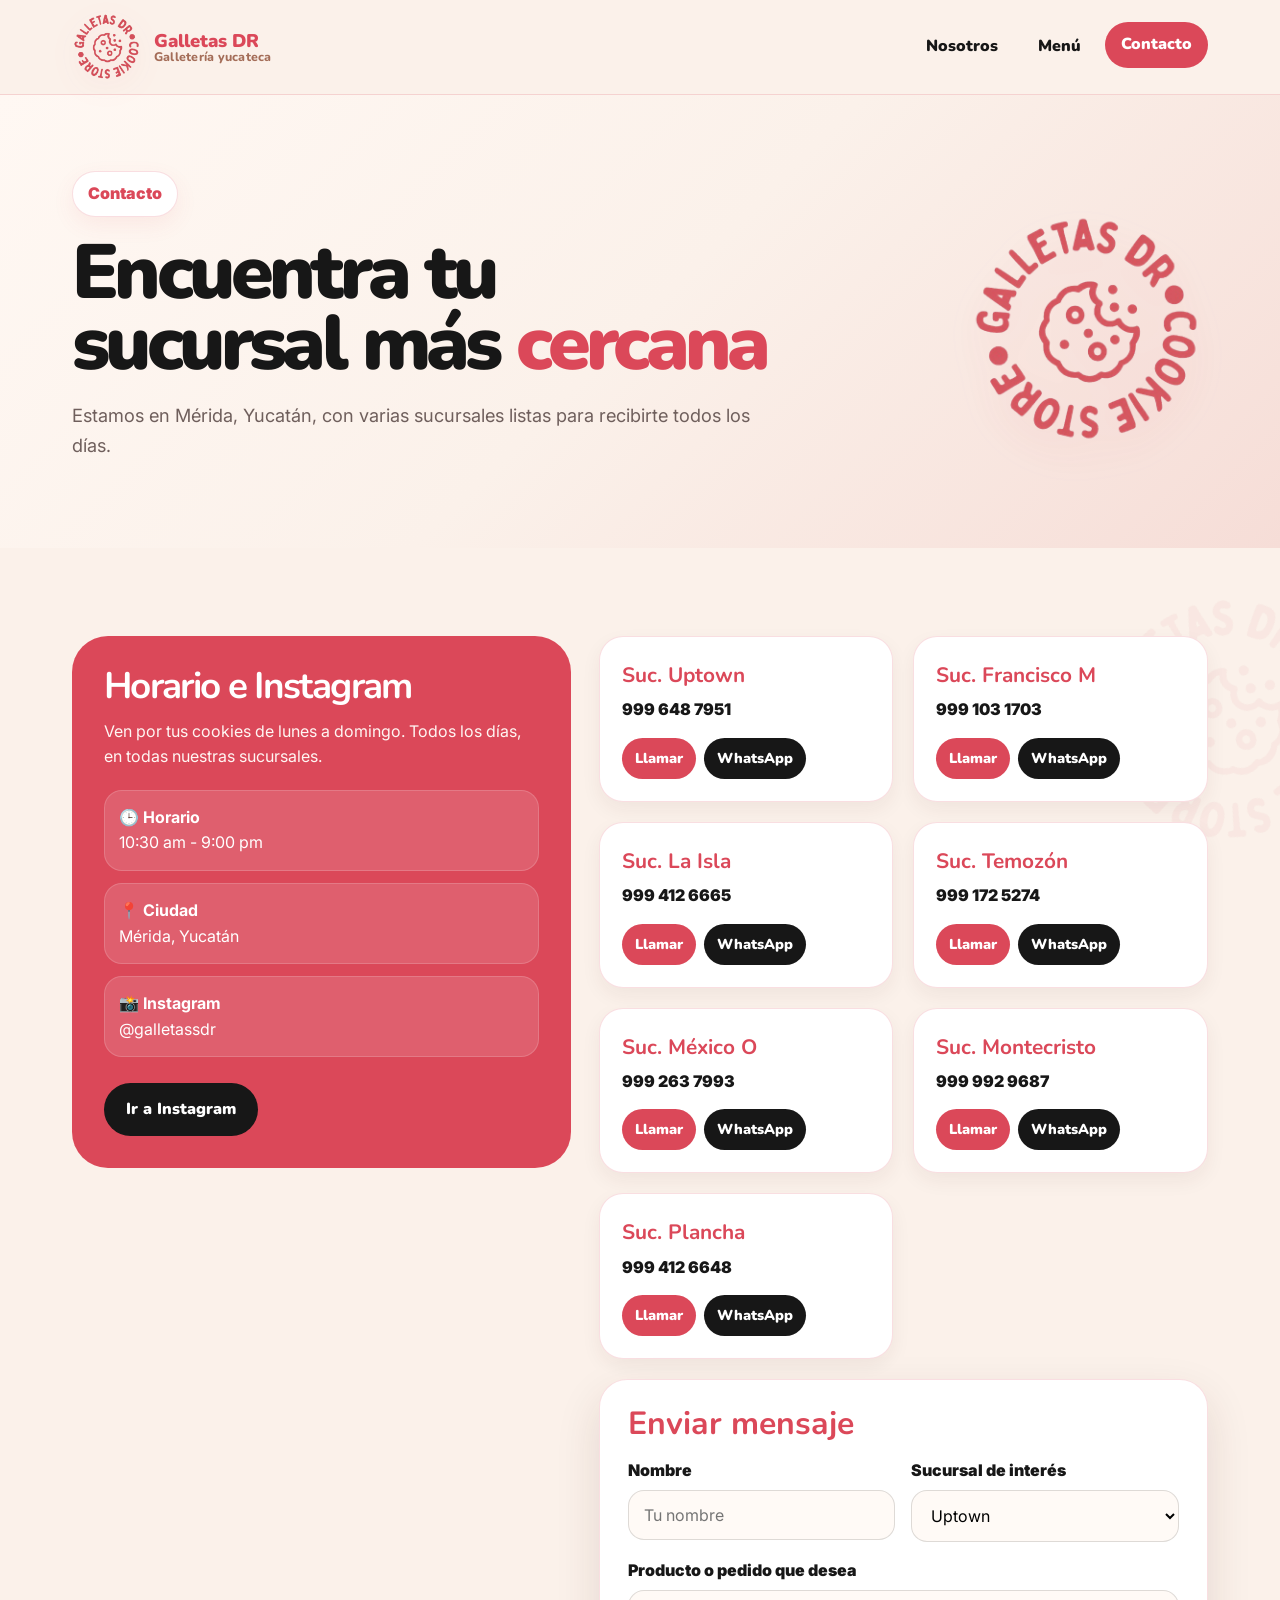
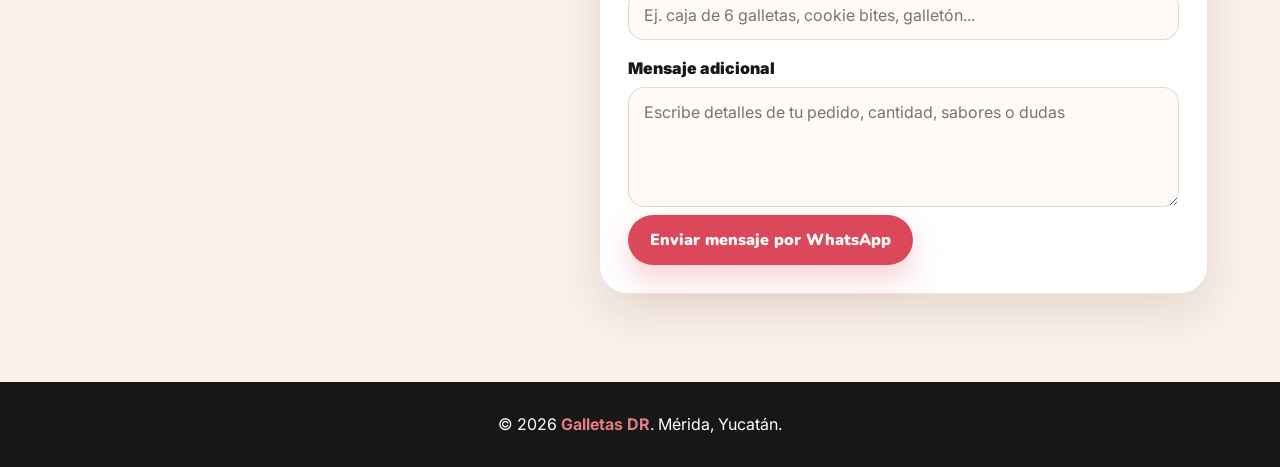
<file: contacto.html>
<!DOCTYPE html>
<html lang="es">
<head>
  <meta charset="UTF-8"><meta name="viewport" content="width=device-width, initial-scale=1.0">
  <title>Contacto | Galletas DR</title>
  <link rel="preconnect" href="https://fonts.googleapis.com"><link rel="preconnect" href="https://fonts.gstatic.com" crossorigin>
  <link href="https://fonts.googleapis.com/css2?family=Inter:wght@400;500;600;700;800;900&family=Nunito:wght@800;900;1000&display=swap" rel="stylesheet">
  <link rel="stylesheet" href="styles.css">
</head>
<body>
  <div class="cookie-bg"></div>
  <header class="topbar"><nav class="nav"><a href="index.html" class="logo-link"><img src="assets/logo.png" alt="Logo Galletas DR"><div class="brand-name">Galletas DR<span>Galletería yucateca</span></div></a><button class="menu-toggle">☰</button><div class="nav-links"><a href="nosotros.html">Nosotros</a><a href="menu.html">Menú</a><a class="active" href="contacto.html">Contacto</a></div></nav></header>

  <main>
    <section class="page-hero"><div class="container"><div><span class="badge">Contacto</span><h1>Encuentra tu sucursal más <span>cercana</span></h1><p>Estamos en Mérida, Yucatán, con varias sucursales listas para recibirte todos los días.</p></div><img class="page-hero-logo" src="assets/logo.png" alt="Galletas DR"></div></section>

    <section class="section">
      <div class="container contact-layout">
        <aside class="info-panel">
          <h2>Horario e Instagram</h2>
          <p>Ven por tus cookies de lunes a domingo. Todos los días, en todas nuestras sucursales.</p>
          <div class="info-list">
            <div class="info-row"><strong>🕒 Horario</strong>10:30 am - 9:00 pm</div>
            <div class="info-row"><strong>📍 Ciudad</strong>Mérida, Yucatán</div>
            <div class="info-row"><strong>📸 Instagram</strong>@galletassdr</div>
          </div>
          <br>
          <a class="btn btn-dark" href="https://www.instagram.com/galletassdr" target="_blank">Ir a Instagram</a>
        </aside>

        <div>
          <div class="contact-grid">
            <div class="contact-card"><h3>Suc. Uptown</h3><p>999 648 7951</p><div class="contact-actions"><a class="small-btn" href="tel:9996487951">Llamar</a><a class="small-btn secondary" href="https://wa.me/529996487951" target="_blank">WhatsApp</a></div></div>
            <div class="contact-card"><h3>Suc. Francisco M</h3><p>999 103 1703</p><div class="contact-actions"><a class="small-btn" href="tel:9991031703">Llamar</a><a class="small-btn secondary" href="https://wa.me/529991031703" target="_blank">WhatsApp</a></div></div>
            <div class="contact-card"><h3>Suc. La Isla</h3><p>999 412 6665</p><div class="contact-actions"><a class="small-btn" href="tel:9994126665">Llamar</a><a class="small-btn secondary" href="https://wa.me/529994126665" target="_blank">WhatsApp</a></div></div>
            <div class="contact-card"><h3>Suc. Temozón</h3><p>999 172 5274</p><div class="contact-actions"><a class="small-btn" href="tel:9991725274">Llamar</a><a class="small-btn secondary" href="https://wa.me/529991725274" target="_blank">WhatsApp</a></div></div>
            <div class="contact-card"><h3>Suc. México O</h3><p>999 263 7993</p><div class="contact-actions"><a class="small-btn" href="tel:9992637993">Llamar</a><a class="small-btn secondary" href="https://wa.me/529992637993" target="_blank">WhatsApp</a></div></div>
            <div class="contact-card"><h3>Suc. Montecristo</h3><p>999 992 9687</p><div class="contact-actions"><a class="small-btn" href="tel:9999929687">Llamar</a><a class="small-btn secondary" href="https://wa.me/529999929687" target="_blank">WhatsApp</a></div></div>
            <div class="contact-card"><h3>Suc. Plancha</h3><p>999 412 6648</p><div class="contact-actions"><a class="small-btn" href="tel:9994126648">Llamar</a><a class="small-btn secondary" href="https://wa.me/529994126648" target="_blank">WhatsApp</a></div></div>

            <div class="form-card">
              <h3>Enviar mensaje</h3>
              <form id="orderForm">
                <div class="form-grid">
                  <div class="form-group"><label for="name">Nombre</label><input id="name" type="text" placeholder="Tu nombre" required></div>
                  <div class="form-group"><label for="branch">Sucursal de interés</label><select id="branch" required><option>Uptown</option><option>Francisco M</option><option>La Isla</option><option>Temozón</option><option>México O</option><option>Montecristo</option><option>Plancha</option></select></div>
                  <div class="form-group full"><label for="product">Producto o pedido que desea</label><input id="product" type="text" placeholder="Ej. caja de 6 galletas, cookie bites, galletón..." required></div>
                  <div class="form-group full"><label for="message">Mensaje adicional</label><textarea id="message" placeholder="Escribe detalles de tu pedido, cantidad, sabores o dudas"></textarea></div>
                </div>
                <button class="btn btn-primary" type="submit">Enviar mensaje por WhatsApp</button>
              </form>
            </div>
          </div>
        </div>
      </div>
    </section>
  </main>
  <footer class="footer"><p>© 2026 <strong>Galletas DR</strong>. Mérida, Yucatán.</p></footer><script src="script.js"></script>
</body>
</html>
</file>
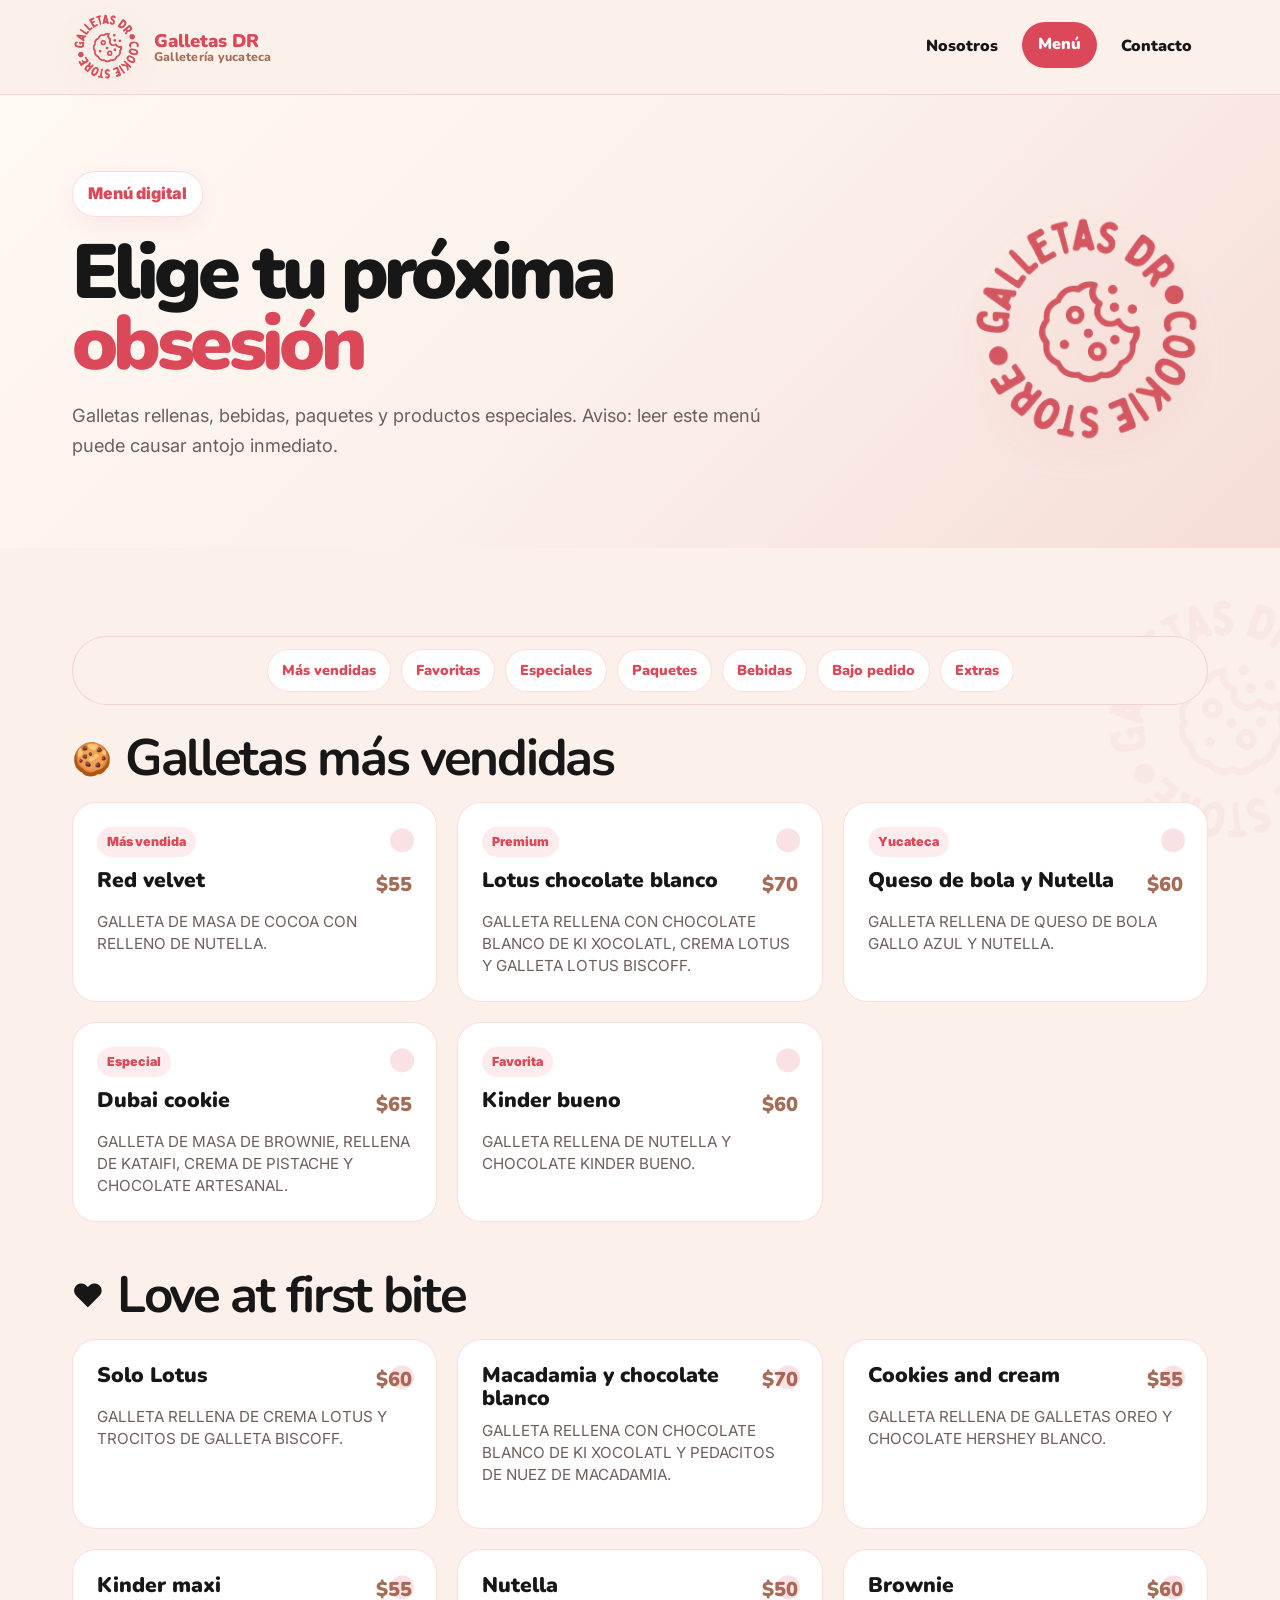
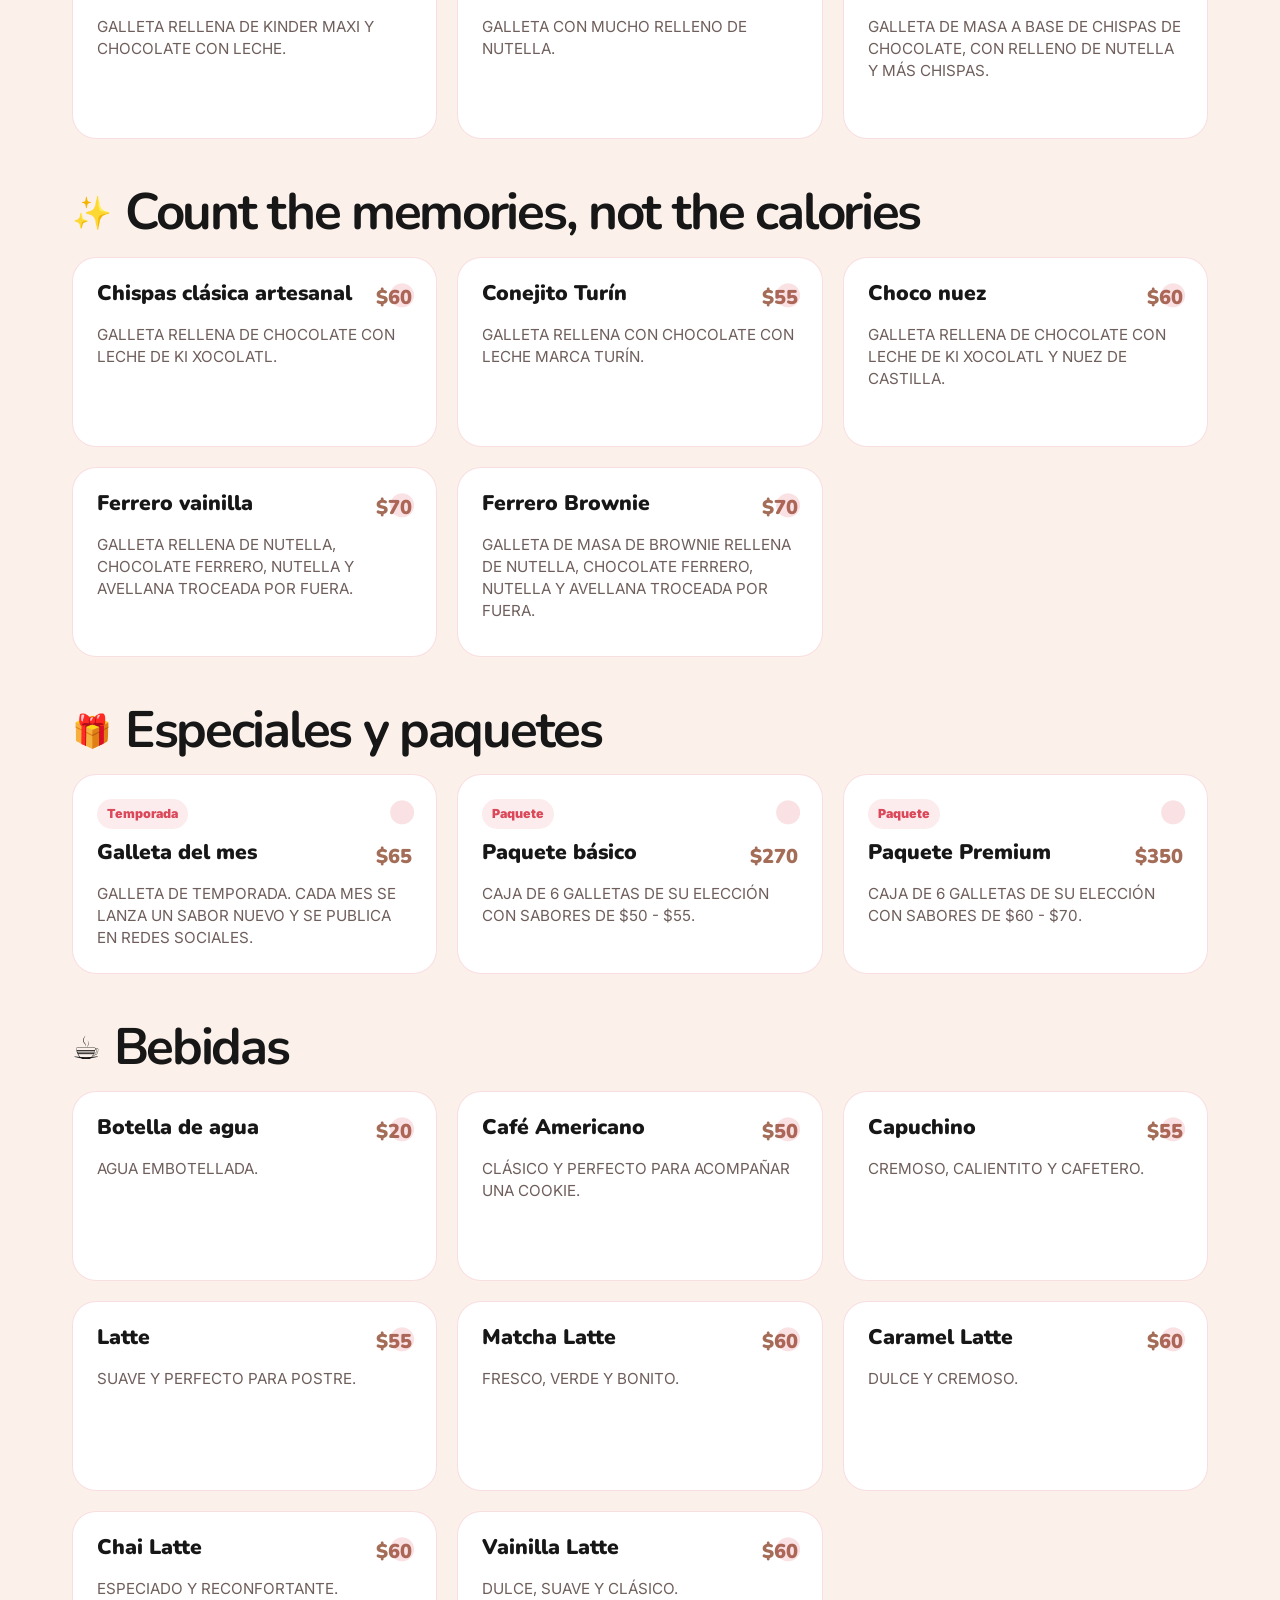
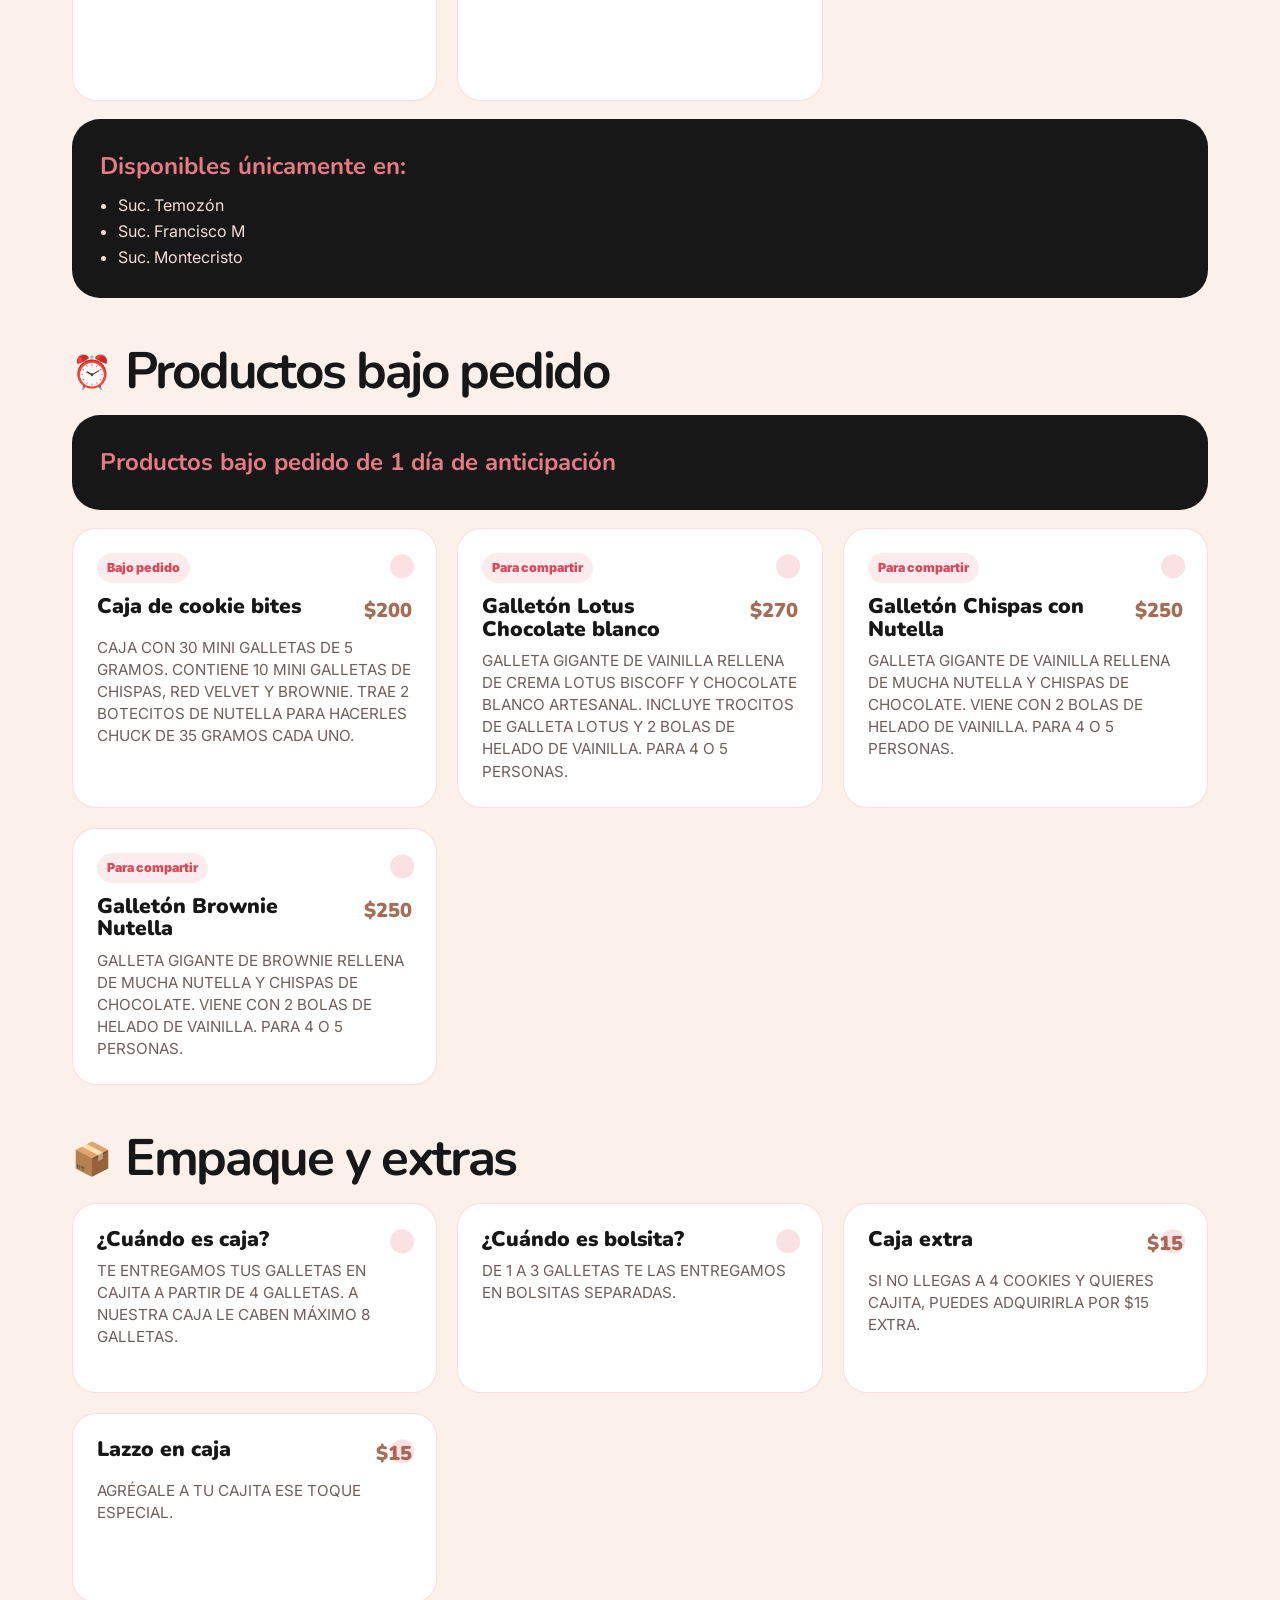
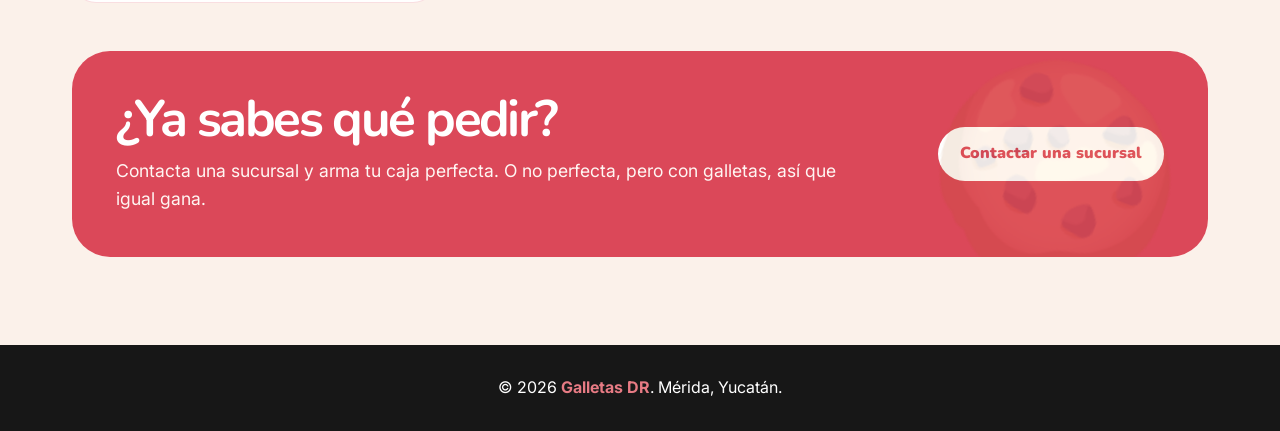
<file: menu.html>
<!DOCTYPE html>
<html lang="es">
<head>
  <meta charset="UTF-8"><meta name="viewport" content="width=device-width, initial-scale=1.0">
  <title>Menú | Galletas DR</title>
  <link rel="preconnect" href="https://fonts.googleapis.com"><link rel="preconnect" href="https://fonts.gstatic.com" crossorigin>
  <link href="https://fonts.googleapis.com/css2?family=Inter:wght@400;500;600;700;800;900&family=Nunito:wght@800;900;1000&display=swap" rel="stylesheet">
  <link rel="stylesheet" href="styles.css">
</head>
<body>
  <div class="cookie-bg"></div>
  <header class="topbar"><nav class="nav"><a href="index.html" class="logo-link"><img src="assets/logo.png" alt="Logo Galletas DR"><div class="brand-name">Galletas DR<span>Galletería yucateca</span></div></a><button class="menu-toggle">☰</button><div class="nav-links"><a href="nosotros.html">Nosotros</a><a class="active" href="menu.html">Menú</a><a href="contacto.html">Contacto</a></div></nav></header>

  <main>
    <section class="page-hero"><div class="container"><div><span class="badge">Menú digital</span><h1>Elige tu próxima <span>obsesión</span></h1><p>Galletas rellenas, bebidas, paquetes y productos especiales. Aviso: leer este menú puede causar antojo inmediato.</p></div><img class="page-hero-logo" src="assets/logo.png" alt="Galletas DR"></div></section>

    <section class="section">
      <div class="container">
        <div class="menu-toolbar">
          <a class="pill" href="#vendidas">Más vendidas</a><a class="pill" href="#love">Favoritas</a><a class="pill" href="#memories">Especiales</a><a class="pill" href="#paquetes">Paquetes</a><a class="pill" href="#bebidas">Bebidas</a><a class="pill" href="#pedido">Bajo pedido</a><a class="pill" href="#extras">Extras</a>
        </div>

        <div class="menu-category" id="vendidas"><div class="category-title"><span>🍪</span><h2>Galletas más vendidas</h2></div><div class="menu-grid">
          <article class="menu-item"><span class="tag">Más vendida</span><div class="item-top"><h3>Red velvet</h3><div class="price">$55</div></div><p>Galleta de masa de cocoa con relleno de Nutella.</p></article>
          <article class="menu-item"><span class="tag">Premium</span><div class="item-top"><h3>Lotus chocolate blanco</h3><div class="price">$70</div></div><p>Galleta rellena con chocolate blanco de Ki Xocolatl, crema Lotus y galleta Lotus Biscoff.</p></article>
          <article class="menu-item"><span class="tag">Yucateca</span><div class="item-top"><h3>Queso de bola y Nutella</h3><div class="price">$60</div></div><p>Galleta rellena de queso de bola Gallo Azul y Nutella.</p></article>
          <article class="menu-item"><span class="tag">Especial</span><div class="item-top"><h3>Dubai cookie</h3><div class="price">$65</div></div><p>Galleta de masa de brownie, rellena de kataifi, crema de pistache y chocolate artesanal.</p></article>
          <article class="menu-item"><span class="tag">Favorita</span><div class="item-top"><h3>Kinder bueno</h3><div class="price">$60</div></div><p>Galleta rellena de Nutella y chocolate Kinder Bueno.</p></article>
        </div></div>

        <div class="menu-category" id="love"><div class="category-title"><span>❤️</span><h2>Love at first bite</h2></div><div class="menu-grid">
          <article class="menu-item"><div class="item-top"><h3>Solo Lotus</h3><div class="price">$60</div></div><p>Galleta rellena de crema Lotus y trocitos de galleta Biscoff.</p></article>
          <article class="menu-item"><div class="item-top"><h3>Macadamia y chocolate blanco</h3><div class="price">$70</div></div><p>Galleta rellena con chocolate blanco de Ki Xocolatl y pedacitos de nuez de macadamia.</p></article>
          <article class="menu-item"><div class="item-top"><h3>Cookies and cream</h3><div class="price">$55</div></div><p>Galleta rellena de galletas Oreo y chocolate Hershey blanco.</p></article>
          <article class="menu-item"><div class="item-top"><h3>Kinder maxi</h3><div class="price">$55</div></div><p>Galleta rellena de Kinder Maxi y chocolate con leche.</p></article>
          <article class="menu-item"><div class="item-top"><h3>Nutella</h3><div class="price">$50</div></div><p>Galleta con mucho relleno de Nutella.</p></article>
          <article class="menu-item"><div class="item-top"><h3>Brownie</h3><div class="price">$60</div></div><p>Galleta de masa a base de chispas de chocolate, con relleno de Nutella y más chispas.</p></article>
        </div></div>

        <div class="menu-category" id="memories"><div class="category-title"><span>✨</span><h2>Count the memories, not the calories</h2></div><div class="menu-grid">
          <article class="menu-item"><div class="item-top"><h3>Chispas clásica artesanal</h3><div class="price">$60</div></div><p>Galleta rellena de chocolate con leche de Ki Xocolatl.</p></article>
          <article class="menu-item"><div class="item-top"><h3>Conejito Turín</h3><div class="price">$55</div></div><p>Galleta rellena con chocolate con leche marca Turín.</p></article>
          <article class="menu-item"><div class="item-top"><h3>Choco nuez</h3><div class="price">$60</div></div><p>Galleta rellena de chocolate con leche de Ki Xocolatl y nuez de Castilla.</p></article>
          <article class="menu-item"><div class="item-top"><h3>Ferrero vainilla</h3><div class="price">$70</div></div><p>Galleta rellena de Nutella, chocolate Ferrero, Nutella y avellana troceada por fuera.</p></article>
          <article class="menu-item"><div class="item-top"><h3>Ferrero Brownie</h3><div class="price">$70</div></div><p>Galleta de masa de brownie rellena de Nutella, chocolate Ferrero, Nutella y avellana troceada por fuera.</p></article>
        </div></div>

        <div class="menu-category" id="paquetes"><div class="category-title"><span>🎁</span><h2>Especiales y paquetes</h2></div><div class="menu-grid">
          <article class="menu-item"><span class="tag">Temporada</span><div class="item-top"><h3>Galleta del mes</h3><div class="price">$65</div></div><p>Galleta de temporada. Cada mes se lanza un sabor nuevo y se publica en redes sociales.</p></article>
          <article class="menu-item"><span class="tag">Paquete</span><div class="item-top"><h3>Paquete básico</h3><div class="price">$270</div></div><p>Caja de 6 galletas de su elección con sabores de $50 - $55.</p></article>
          <article class="menu-item"><span class="tag">Paquete</span><div class="item-top"><h3>Paquete Premium</h3><div class="price">$350</div></div><p>Caja de 6 galletas de su elección con sabores de $60 - $70.</p></article>
        </div></div>

        <div class="menu-category" id="bebidas"><div class="category-title"><span>☕</span><h2>Bebidas</h2></div><div class="menu-grid">
          <article class="menu-item"><div class="item-top"><h3>Botella de agua</h3><div class="price">$20</div></div><p>Agua embotellada.</p></article><article class="menu-item"><div class="item-top"><h3>Café Americano</h3><div class="price">$50</div></div><p>Clásico y perfecto para acompañar una cookie.</p></article><article class="menu-item"><div class="item-top"><h3>Capuchino</h3><div class="price">$55</div></div><p>Cremoso, calientito y cafetero.</p></article><article class="menu-item"><div class="item-top"><h3>Latte</h3><div class="price">$55</div></div><p>Suave y perfecto para postre.</p></article><article class="menu-item"><div class="item-top"><h3>Matcha Latte</h3><div class="price">$60</div></div><p>Fresco, verde y bonito.</p></article><article class="menu-item"><div class="item-top"><h3>Caramel Latte</h3><div class="price">$60</div></div><p>Dulce y cremoso.</p></article><article class="menu-item"><div class="item-top"><h3>Chai Latte</h3><div class="price">$60</div></div><p>Especiado y reconfortante.</p></article><article class="menu-item"><div class="item-top"><h3>Vainilla Latte</h3><div class="price">$60</div></div><p>Dulce, suave y clásico.</p></article>
        </div><div class="note-box"><h3>Disponibles únicamente en:</h3><ul><li>Suc. Temozón</li><li>Suc. Francisco M</li><li>Suc. Montecristo</li></ul></div></div>

        <div class="menu-category" id="pedido"><div class="category-title"><span>⏰</span><h2>Productos bajo pedido</h2></div><div class="note-box"><h3>Productos bajo pedido de 1 día de anticipación</h3></div><div class="menu-grid" style="margin-top:18px">
          <article class="menu-item"><span class="tag">Bajo pedido</span><div class="item-top"><h3>Caja de cookie bites</h3><div class="price">$200</div></div><p>Caja con 30 mini galletas de 5 gramos. Contiene 10 mini galletas de chispas, red velvet y brownie. Trae 2 botecitos de Nutella para hacerles chuck de 35 gramos cada uno.</p></article>
          <article class="menu-item"><span class="tag">Para compartir</span><div class="item-top"><h3>Galletón Lotus Chocolate blanco</h3><div class="price">$270</div></div><p>Galleta gigante de vainilla rellena de crema Lotus Biscoff y chocolate blanco artesanal. Incluye trocitos de galleta Lotus y 2 bolas de helado de vainilla. Para 4 o 5 personas.</p></article>
          <article class="menu-item"><span class="tag">Para compartir</span><div class="item-top"><h3>Galletón Chispas con Nutella</h3><div class="price">$250</div></div><p>Galleta gigante de vainilla rellena de mucha Nutella y chispas de chocolate. Viene con 2 bolas de helado de vainilla. Para 4 o 5 personas.</p></article>
          <article class="menu-item"><span class="tag">Para compartir</span><div class="item-top"><h3>Galletón Brownie Nutella</h3><div class="price">$250</div></div><p>Galleta gigante de brownie rellena de mucha Nutella y chispas de chocolate. Viene con 2 bolas de helado de vainilla. Para 4 o 5 personas.</p></article>
        </div></div>

        <div class="menu-category" id="extras"><div class="category-title"><span>📦</span><h2>Empaque y extras</h2></div><div class="menu-grid">
          <article class="menu-item"><div class="item-top"><h3>¿Cuándo es caja?</h3></div><p>Te entregamos tus galletas en cajita a partir de 4 galletas. A nuestra caja le caben máximo 8 galletas.</p></article>
          <article class="menu-item"><div class="item-top"><h3>¿Cuándo es bolsita?</h3></div><p>De 1 a 3 galletas te las entregamos en bolsitas separadas.</p></article>
          <article class="menu-item"><div class="item-top"><h3>Caja extra</h3><div class="price">$15</div></div><p>Si no llegas a 4 cookies y quieres cajita, puedes adquirirla por $15 extra.</p></article>
          <article class="menu-item"><div class="item-top"><h3>Lazzo en caja</h3><div class="price">$15</div></div><p>Agrégale a tu cajita ese toque especial.</p></article>
        </div></div>

        <div class="highlight"><div><h2>¿Ya sabes qué pedir?</h2><p>Contacta una sucursal y arma tu caja perfecta. O no perfecta, pero con galletas, así que igual gana.</p></div><a href="contacto.html" class="btn">Contactar una sucursal</a></div>
      </div>
    </section>
  </main>
  <footer class="footer"><p>© 2026 <strong>Galletas DR</strong>. Mérida, Yucatán.</p></footer><script src="script.js"></script>
</body>
</html>
</file>
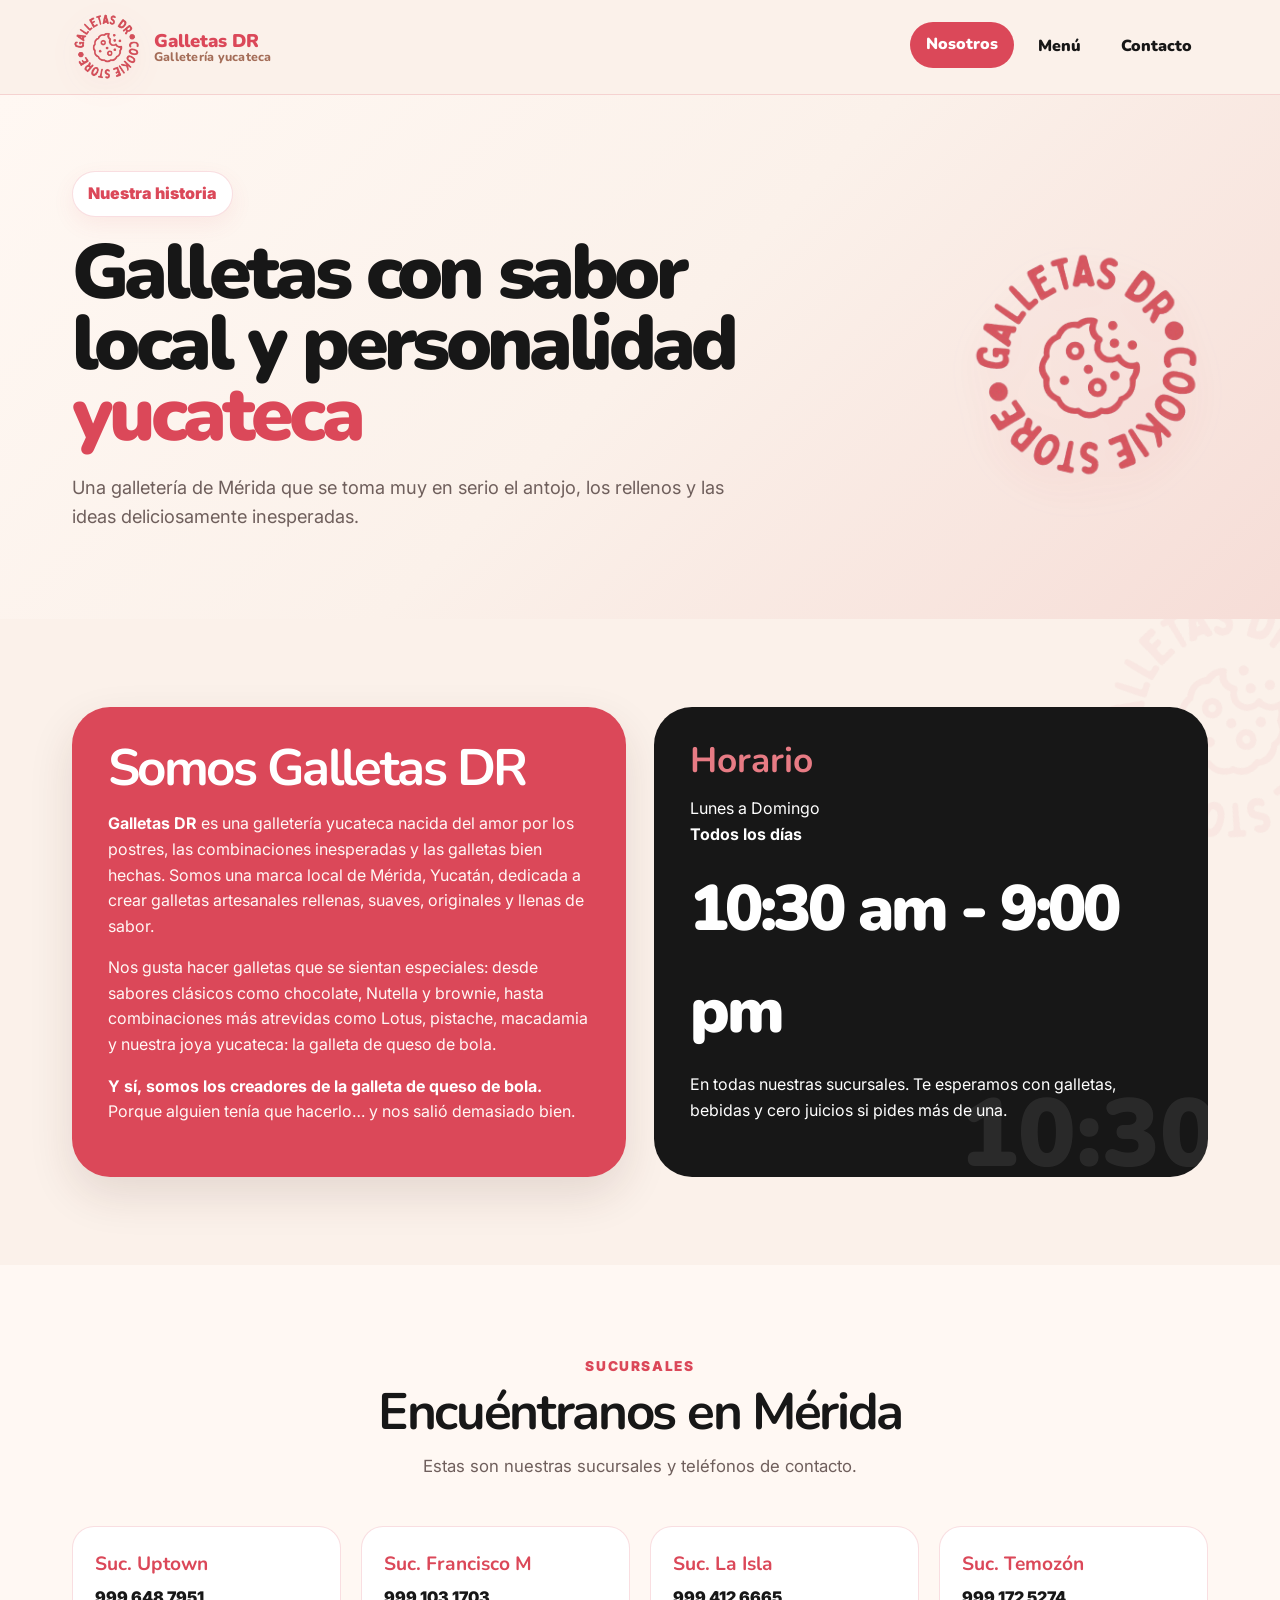
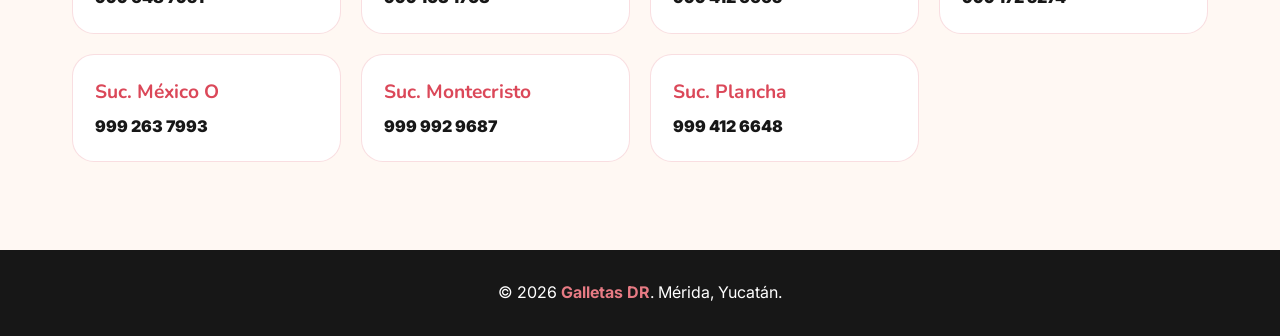
<file: nosotros.html>
<!DOCTYPE html>
<html lang="es">
<head>
  <meta charset="UTF-8"><meta name="viewport" content="width=device-width, initial-scale=1.0">
  <title>Nosotros | Galletas DR</title>
  <link rel="preconnect" href="https://fonts.googleapis.com"><link rel="preconnect" href="https://fonts.gstatic.com" crossorigin>
  <link href="https://fonts.googleapis.com/css2?family=Inter:wght@400;500;600;700;800;900&family=Nunito:wght@800;900;1000&display=swap" rel="stylesheet">
  <link rel="stylesheet" href="styles.css">
</head>
<body>
  <div class="cookie-bg"></div>
  <header class="topbar"><nav class="nav"><a href="index.html" class="logo-link"><img src="assets/logo.png" alt="Logo Galletas DR"><div class="brand-name">Galletas DR<span>Galletería yucateca</span></div></a><button class="menu-toggle">☰</button><div class="nav-links"><a class="active" href="nosotros.html">Nosotros</a><a href="menu.html">Menú</a><a href="contacto.html">Contacto</a></div></nav></header>

  <main>
    <section class="page-hero"><div class="container"><div><span class="badge">Nuestra historia</span><h1>Galletas con sabor local y personalidad <span>yucateca</span></h1><p>Una galletería de Mérida que se toma muy en serio el antojo, los rellenos y las ideas deliciosamente inesperadas.</p></div><img class="page-hero-logo" src="assets/logo.png" alt="Galletas DR"></div></section>

    <section class="section">
      <div class="container about-split">
        <div class="story-card">
          <h2>Somos Galletas DR</h2>
          <p><strong>Galletas DR</strong> es una galletería yucateca nacida del amor por los postres, las combinaciones inesperadas y las galletas bien hechas. Somos una marca local de Mérida, Yucatán, dedicada a crear galletas artesanales rellenas, suaves, originales y llenas de sabor.</p>
          <p>Nos gusta hacer galletas que se sientan especiales: desde sabores clásicos como chocolate, Nutella y brownie, hasta combinaciones más atrevidas como Lotus, pistache, macadamia y nuestra joya yucateca: la galleta de queso de bola.</p>
          <p><strong>Y sí, somos los creadores de la galleta de queso de bola.</strong> Porque alguien tenía que hacerlo… y nos salió demasiado bien.</p>
        </div>
        <div class="hours-card">
          <h3>Horario</h3>
          <p>Lunes a Domingo<br><strong>Todos los días</strong></p>
          <div class="time">10:30 am - 9:00 pm</div>
          <p>En todas nuestras sucursales. Te esperamos con galletas, bebidas y cero juicios si pides más de una.</p>
        </div>
      </div>
    </section>

    <section class="section alt">
      <div class="container">
        <div class="section-head"><span class="eyebrow">Sucursales</span><h2>Encuéntranos en Mérida</h2><p>Estas son nuestras sucursales y teléfonos de contacto.</p></div>
        <div class="branch-grid">
          <div class="branch-card"><h3>Suc. Uptown</h3><p>999 648 7951</p></div>
          <div class="branch-card"><h3>Suc. Francisco M</h3><p>999 103 1703</p></div>
          <div class="branch-card"><h3>Suc. La Isla</h3><p>999 412 6665</p></div>
          <div class="branch-card"><h3>Suc. Temozón</h3><p>999 172 5274</p></div>
          <div class="branch-card"><h3>Suc. México O</h3><p>999 263 7993</p></div>
          <div class="branch-card"><h3>Suc. Montecristo</h3><p>999 992 9687</p></div>
          <div class="branch-card"><h3>Suc. Plancha</h3><p>999 412 6648</p></div>
        </div>
      </div>
    </section>
  </main>
  <footer class="footer"><p>© 2026 <strong>Galletas DR</strong>. Mérida, Yucatán.</p></footer><script src="script.js"></script>
</body>
</html>
</file>
<file: styles.css>
:root{
  --cream:#fbf1ea;
  --cream-2:#fff8f3;
  --coral:#db4859;
  --coral-dark:#bd3c4c;
  --rose:#e77b84;
  --brown:#a46d58;
  --ink:#171717;
  --muted:#6f5f5c;
  --card:#fffaf6;
  --line:rgba(219,72,89,.18);
  --shadow:0 18px 45px rgba(65,34,28,.12);
  --radius:28px;
}

*{margin:0;padding:0;box-sizing:border-box}
html{scroll-behavior:smooth}
body{
  font-family:'Inter',system-ui,-apple-system,BlinkMacSystemFont,'Segoe UI',sans-serif;
  background:var(--cream);
  color:var(--ink);
  line-height:1.6;
  overflow-x:hidden;
}
a{text-decoration:none;color:inherit}
img{max-width:100%;display:block}

h1,h2,h3,.brand-name,.price,.nav-links a,.btn{
  font-family:'Nunito',system-ui,sans-serif;
}

.cookie-bg{
  position:fixed;
  inset:auto -80px 50px auto;
  width:260px;
  height:260px;
  opacity:.055;
  pointer-events:none;
  z-index:-1;
  background:url('assets/logo.png') center/contain no-repeat;
  transform:rotate(-16deg);
}

.topbar{
  position:sticky;
  top:0;
  z-index:50;
  background:rgba(251,241,234,.9);
  backdrop-filter:blur(18px);
  border-bottom:1px solid var(--line);
}
.nav{
  max-width:1180px;
  margin:auto;
  padding:12px 22px;
  display:flex;
  align-items:center;
  justify-content:space-between;
  gap:20px;
}
.logo-link{display:flex;align-items:center;gap:12px}
.logo-link img{
  width:70px;height:70px;object-fit:contain;border-radius:50%;
  filter:drop-shadow(0 8px 14px rgba(219,72,89,.12));
}
.brand-name{font-size:1.15rem;font-weight:900;color:var(--coral);line-height:1.05}
.brand-name span{display:block;font-size:.78rem;color:var(--brown);font-weight:800;letter-spacing:.02em}
.nav-links{display:flex;align-items:center;gap:8px}
.nav-links a{
  padding:10px 16px;border-radius:999px;font-weight:900;color:var(--ink);
  transition:.25s ease;
}
.nav-links a:hover,.nav-links a.active{background:var(--coral);color:#fff;transform:translateY(-2px)}
.menu-toggle{display:none;border:0;background:var(--coral);color:white;border-radius:14px;padding:10px 13px;font-size:1.2rem}

.container{max-width:1180px;margin:auto;padding:0 22px}
.page-hero,.home-hero{position:relative;overflow:hidden}
.home-hero{
  min-height:calc(100vh - 94px);
  display:flex;align-items:center;
  padding:70px 0;
  background:
    radial-gradient(circle at 90% 15%, rgba(219,72,89,.15), transparent 30%),
    linear-gradient(135deg,var(--cream) 0%,#fff7f1 48%,#f8dfd8 100%);
}
.hero-grid{display:grid;grid-template-columns:1fr .9fr;gap:46px;align-items:center}
.badge{
  display:inline-flex;align-items:center;gap:8px;
  background:#fff;border:1px solid var(--line);color:var(--coral);
  padding:9px 15px;border-radius:999px;font-weight:900;margin-bottom:20px;box-shadow:0 8px 22px rgba(219,72,89,.08);
}
.hero-copy h1,.page-hero h1{
  font-size:clamp(2.6rem,6vw,5.8rem);
  line-height:.93;letter-spacing:-.06em;font-weight:1000;color:var(--ink);
  margin-bottom:22px;
}
.hero-copy h1 span,.page-hero h1 span{color:var(--coral)}
.hero-copy p,.page-hero p{font-size:1.14rem;color:var(--muted);max-width:690px;margin-bottom:30px}
.btn-row{display:flex;gap:14px;flex-wrap:wrap}
.btn{
  display:inline-flex;align-items:center;justify-content:center;gap:8px;
  border:0;border-radius:999px;padding:14px 22px;font-weight:1000;font-size:1rem;cursor:pointer;transition:.25s ease;
}
.btn-primary{background:var(--coral);color:white;box-shadow:0 14px 30px rgba(219,72,89,.25)}
.btn-primary:hover{background:var(--coral-dark);transform:translateY(-3px)}
.btn-soft{background:white;color:var(--coral);border:1px solid var(--line)}
.btn-soft:hover{transform:translateY(-3px);box-shadow:var(--shadow)}
.btn-dark{background:var(--ink);color:white}
.btn-dark:hover{transform:translateY(-3px);filter:brightness(1.1)}

.hero-visual{position:relative;min-height:520px}
.blob-card{
  position:absolute;inset:25px 0 0 40px;border-radius:48px;background:var(--coral);
  transform:rotate(4deg);box-shadow:var(--shadow);
}
.hero-photo{
  position:relative;border-radius:48px;overflow:hidden;min-height:520px;box-shadow:0 24px 70px rgba(91,43,32,.18);
  border:10px solid #fff;
}
.hero-photo img{width:100%;height:520px;object-fit:cover}
.float-cookie{
  position:absolute;right:-6px;bottom:24px;background:white;border:1px solid var(--line);
  border-radius:24px;padding:15px 18px;box-shadow:var(--shadow);display:flex;align-items:center;gap:12px;
  animation:float 3.2s ease-in-out infinite;
}
.cookie-icon{font-size:2.1rem;color:var(--coral)}
.float-cookie strong{font-family:'Nunito';font-size:1.05rem}.float-cookie span{display:block;color:var(--muted);font-size:.85rem}
@keyframes float{0%,100%{transform:translateY(0)}50%{transform:translateY(-10px)}}

.section{padding:88px 0}
.section.alt{background:var(--cream-2)}
.section-head{text-align:center;margin-bottom:46px}
.section-head .eyebrow{color:var(--coral);font-weight:1000;text-transform:uppercase;letter-spacing:.12em;font-size:.85rem}
.section-head h2{font-size:clamp(2rem,4vw,3.5rem);line-height:1;letter-spacing:-.045em;margin-top:9px}
.section-head p{max-width:760px;margin:14px auto 0;color:var(--muted);font-size:1.05rem}

.benefit-grid,.branch-grid,.menu-grid,.contact-grid,.feature-grid{display:grid;gap:20px}
.benefit-grid{grid-template-columns:repeat(3,1fr)}
.card{
  background:var(--card);border:1px solid var(--line);border-radius:var(--radius);padding:26px;box-shadow:var(--shadow);
  position:relative;overflow:hidden;
}
.card::after{
  content:'🍪';position:absolute;right:18px;bottom:10px;font-size:5rem;opacity:.05;transform:rotate(-18deg);
}
.card h3{font-size:1.35rem;line-height:1.05;margin-bottom:10px;color:var(--coral);font-weight:1000}
.card p{color:var(--muted)}

.highlight{
  background:var(--coral);color:white;border-radius:38px;padding:44px;display:grid;grid-template-columns:1fr auto;gap:25px;align-items:center;overflow:hidden;position:relative;
}
.highlight::before{content:'🍪';font-size:13rem;position:absolute;right:20px;top:-50px;opacity:.12;transform:rotate(20deg)}
.highlight h2{font-size:clamp(2rem,4vw,4rem);line-height:.95;letter-spacing:-.05em;margin-bottom:14px}
.highlight p{max-width:720px;color:#fff6f3;font-size:1.1rem}.highlight .btn{background:white;color:var(--coral)}

.page-hero{padding:76px 0 58px;background:linear-gradient(135deg,#fff8f3,var(--cream),#f6ddd7)}
.page-hero .container{display:grid;grid-template-columns:1fr .55fr;align-items:center;gap:40px}
.page-hero-logo{justify-self:end;width:240px;opacity:.95;filter:drop-shadow(0 18px 24px rgba(219,72,89,.12));animation:spinTiny 18s linear infinite}
@keyframes spinTiny{to{transform:rotate(360deg)}}

.about-split{display:grid;grid-template-columns:1fr 1fr;gap:28px;align-items:stretch}
.story-card{background:var(--coral);color:white;border-radius:38px;padding:36px;box-shadow:var(--shadow)}
.story-card h2{font-size:clamp(2rem,4vw,3.3rem);line-height:.98;letter-spacing:-.05em;margin-bottom:18px}
.story-card p{margin-bottom:16px;color:#fff7f5}.story-card strong{color:white}
.hours-card{background:var(--ink);color:white;border-radius:38px;padding:36px;position:relative;overflow:hidden}
.hours-card::after{content:'10:30';position:absolute;right:-10px;bottom:-35px;font-family:'Nunito';font-size:6rem;font-weight:1000;opacity:.08}
.hours-card h3{font-size:2.2rem;color:var(--rose);line-height:1;margin-bottom:18px}
.hours-card .time{font-family:'Nunito';font-size:clamp(2rem,5vw,4rem);font-weight:1000;letter-spacing:-.05em;margin:10px 0;color:white}
.branch-grid{grid-template-columns:repeat(4,1fr)}
.branch-card{background:#fff;border:1px solid var(--line);border-radius:22px;padding:22px;transition:.25s ease}
.branch-card:hover{transform:translateY(-5px);box-shadow:var(--shadow)}
.branch-card h3{color:var(--coral);font-size:1.2rem}.branch-card p{font-weight:900;color:var(--ink);margin-top:6px}

.menu-toolbar{display:flex;justify-content:center;gap:10px;flex-wrap:wrap;margin-bottom:28px;position:sticky;top:96px;z-index:20;background:rgba(251,241,234,.9);backdrop-filter:blur(14px);padding:12px;border-radius:999px;border:1px solid var(--line)}
.pill{padding:9px 14px;border-radius:999px;background:white;color:var(--coral);font-family:'Nunito';font-weight:1000;border:1px solid var(--line);font-size:.9rem}
.menu-category{margin-bottom:48px;scroll-margin-top:130px}
.category-title{display:flex;align-items:center;gap:13px;margin-bottom:18px}
.category-title h2{font-size:clamp(1.9rem,4vw,3.2rem);line-height:1;letter-spacing:-.045em;color:var(--ink)}
.category-title span{font-size:2rem}
.menu-grid{grid-template-columns:repeat(3,1fr)}
.menu-item{background:#fff;border:1px solid var(--line);border-radius:24px;padding:24px;position:relative;overflow:hidden;transition:.25s ease;min-height:190px}
.menu-item:hover{transform:translateY(-6px);box-shadow:var(--shadow)}
.menu-item::before{content:'●';position:absolute;right:20px;top:12px;color:var(--coral);opacity:.16;font-size:2rem}
.item-top{display:flex;justify-content:space-between;gap:12px;align-items:flex-start;margin-bottom:10px}
.item-top h3{font-size:1.32rem;line-height:1.08;font-weight:1000;color:var(--ink)}
.price{color:var(--brown);font-weight:1000;font-size:1.25rem;white-space:nowrap}
.menu-item p{color:var(--muted);font-size:.95rem;text-transform:uppercase;line-height:1.45}
.tag{display:inline-flex;margin-bottom:12px;background:rgba(219,72,89,.1);color:var(--coral);border-radius:999px;padding:5px 10px;font-size:.78rem;font-weight:900;text-transform:none}
.note-box{background:var(--ink);color:white;border-radius:28px;padding:28px;margin-top:18px}.note-box h3{color:var(--rose);font-size:1.5rem}.note-box p,.note-box li{color:#f6ded8}.note-box ul{margin-left:18px;margin-top:8px}

.contact-layout{display:grid;grid-template-columns:.9fr 1.1fr;gap:28px;align-items:start}
.info-panel{background:var(--coral);color:white;border-radius:36px;padding:32px;position:sticky;top:126px}
.info-panel h2{font-size:2.3rem;line-height:1;letter-spacing:-.045em;margin-bottom:14px}.info-panel p{color:#fff6f3;margin-bottom:20px}
.info-list{display:grid;gap:12px;margin-top:20px}.info-row{background:rgba(255,255,255,.13);border:1px solid rgba(255,255,255,.16);border-radius:18px;padding:14px}.info-row strong{display:block}
.contact-grid{grid-template-columns:repeat(2,1fr)}
.contact-card{background:#fff;border:1px solid var(--line);border-radius:24px;padding:22px;box-shadow:0 8px 20px rgba(65,34,28,.06)}
.contact-card h3{color:var(--coral);font-size:1.3rem}.contact-card p{font-weight:900;margin:5px 0 15px}.contact-actions{display:flex;gap:8px;flex-wrap:wrap}.small-btn{padding:9px 13px;border-radius:999px;background:var(--coral);color:white;font-weight:1000;font-family:'Nunito';font-size:.9rem}.small-btn.secondary{background:var(--ink)}
.form-card{grid-column:1/-1;background:#fff;border:1px solid var(--line);border-radius:28px;padding:28px;box-shadow:var(--shadow)}
.form-card h3{font-size:2rem;line-height:1;color:var(--coral);margin-bottom:18px}
.form-grid{display:grid;grid-template-columns:repeat(2,1fr);gap:16px}.form-group.full{grid-column:1/-1}
label{display:block;font-weight:900;margin-bottom:6px;color:var(--ink)}
input,select,textarea{width:100%;border:1px solid rgba(23,23,23,.14);background:#fffaf6;border-radius:16px;padding:14px 15px;font-family:inherit;font-size:1rem;outline:none}textarea{min-height:120px;resize:vertical}input:focus,select:focus,textarea:focus{border-color:var(--coral);box-shadow:0 0 0 4px rgba(219,72,89,.12)}

.footer{background:var(--ink);color:#fff;padding:30px 22px;text-align:center}.footer strong{color:var(--rose)}

@media(max-width:980px){
  .hero-grid,.page-hero .container,.about-split,.contact-layout,.highlight{grid-template-columns:1fr}
  .page-hero-logo{justify-self:start;width:180px}.benefit-grid{grid-template-columns:1fr}.menu-grid{grid-template-columns:repeat(2,1fr)}.branch-grid{grid-template-columns:repeat(2,1fr)}.contact-grid{grid-template-columns:1fr}.info-panel{position:relative;top:auto}
}
@media(max-width:720px){
  .nav{padding:10px 16px}.brand-name{display:none}.menu-toggle{display:block}.nav-links{position:absolute;top:86px;left:16px;right:16px;display:none;flex-direction:column;background:#fff;border:1px solid var(--line);border-radius:22px;padding:14px;box-shadow:var(--shadow)}.nav-links.open{display:flex}.nav-links a{width:100%;text-align:center}.home-hero{padding:44px 0}.hero-visual{min-height:360px}.blob-card{inset:18px 0 0 20px}.hero-photo,.hero-photo img{min-height:360px;height:360px;border-radius:34px}.float-cookie{right:8px;bottom:10px}.section{padding:64px 0}.menu-grid,.branch-grid,.form-grid{grid-template-columns:1fr}.menu-toolbar{position:relative;top:auto;border-radius:22px}.highlight{padding:30px}.logo-link img{width:64px;height:64px}
}
</file>
